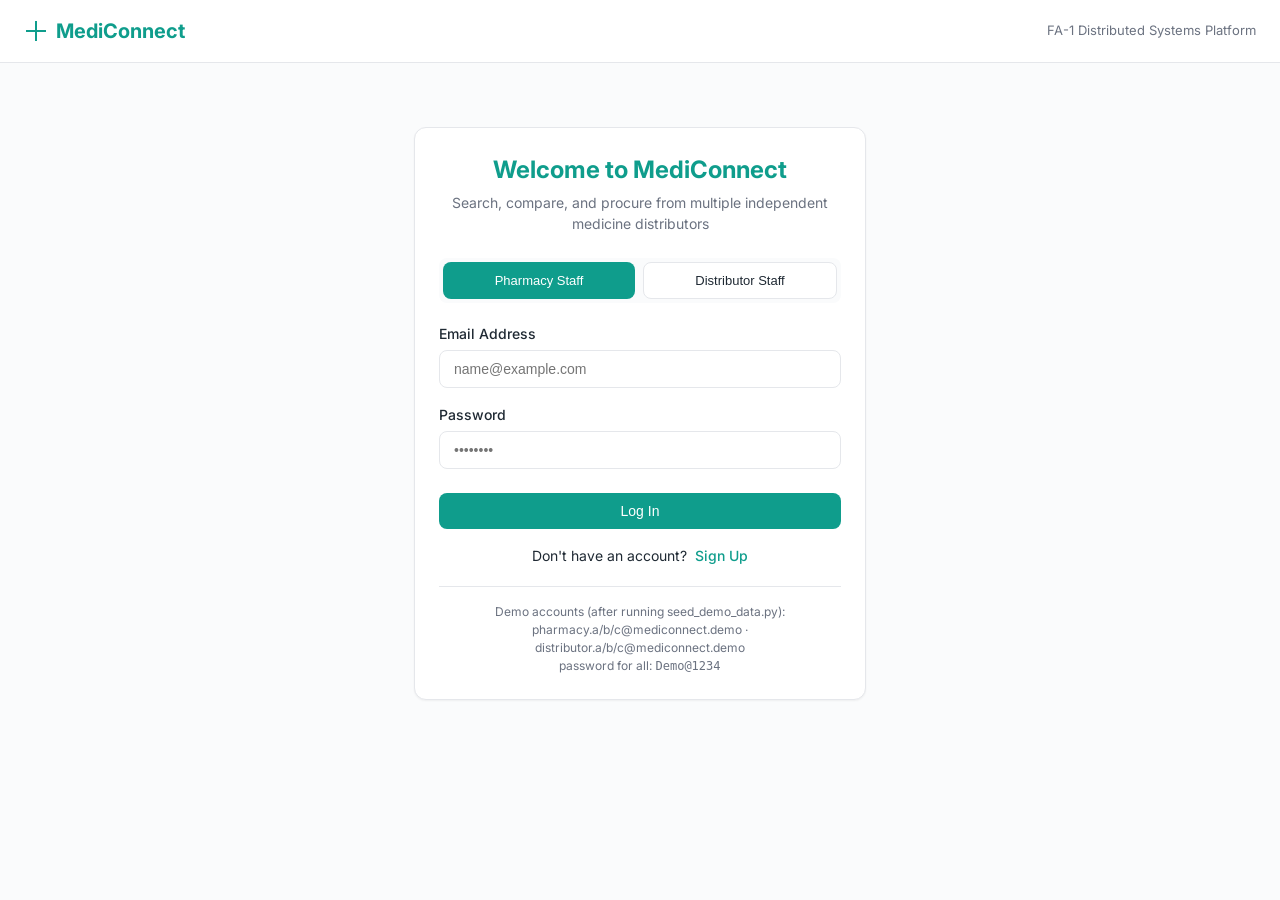
<file: frontend/index.html>
<!DOCTYPE html>
<html lang="en">
<head>
  <meta charset="UTF-8">
  <meta name="viewport" content="width=device-width, initial-scale=1.0">
  <title>MediConnect — Distributed Pharmacy Procurement Network</title>
  <link rel="stylesheet" href="css/design-system.css">
</head>
<body>
  <nav class="navbar">
    <a href="index.html" class="nav-brand">
      <svg width="24" height="24" viewBox="0 0 24 24" fill="none" stroke="currentColor" stroke-width="2"><path d="M12 2v20M2 12h20"/></svg>
      MediConnect
    </a>
    <div class="nav-menu">
      <span style="font-size: 13px; color: var(--text-muted);">FA-1 Distributed Systems Platform</span>
    </div>
  </nav>

  <main class="container" style="max-width: 500px; margin-top: 40px;">
    <div class="card">
      <div style="text-align: center; margin-bottom: 24px;">
        <h1 style="font-size: 24px; font-weight: 700; color: var(--primary);">Welcome to MediConnect</h1>
        <p style="color: var(--text-muted); font-size: 14px; margin-top: 4px;">Search, compare, and procure from multiple independent medicine distributors</p>
      </div>

      <div style="display: flex; gap: 8px; margin-bottom: 20px; background: var(--bg-main); padding: 4px; border-radius: 8px;">
        <button id="tab-pharmacy" class="btn btn-primary" style="flex: 1; font-size: 13px;" onclick="setRole('pharmacy_staff')">Pharmacy Staff</button>
        <button id="tab-distributor" class="btn btn-secondary" style="flex: 1; font-size: 13px;" onclick="setRole('distributor_staff')">Distributor Staff</button>
      </div>

      <div id="alert-box" style="display: none;"></div>

      <form id="auth-form" onsubmit="handleAuth(event)">
        <div id="name-group" class="form-group" style="display: none;">
          <label class="form-label">Full Name</label>
          <input type="text" id="name-input" class="form-input" placeholder="e.g. Asha Kulkarni">
        </div>

        <div id="pharmacy-select-group" class="form-group" style="display: none;">
          <label class="form-label">Select Pharmacy</label>
          <select id="pharmacy-select" class="form-input">
            <option value="PHA001">Pharmacy A (PHA001)</option>
            <option value="PHB002">Pharmacy B (PHB002)</option>
            <option value="PHC003">Pharmacy C (PHC003)</option>
          </select>
        </div>

        <div id="distributor-select-group" class="form-group" style="display: none;">
          <label class="form-label">Select Distributor Node</label>
          <select id="distributor-select" class="form-input">
            <option value="DIS001">HealthMed Distributors (DIS001)</option>
            <option value="DIS002">CareSupply Healthcare (DIS002)</option>
            <option value="DIS003">MediWholesale (DIS003)</option>
            <option value="DIS004">QuickPharma Wholesale (DIS004 — scalability demo)</option>
          </select>
        </div>

        <div class="form-group">
          <label class="form-label">Email Address</label>
          <input type="email" id="email-input" class="form-input" placeholder="name@example.com" required>
        </div>

        <div class="form-group">
          <label class="form-label">Password</label>
          <input type="password" id="password-input" class="form-input" placeholder="••••••••" required>
        </div>

        <button type="submit" id="submit-btn" class="btn btn-primary" style="width: 100%; margin-top: 8px;">
          Log In
        </button>
      </form>

      <div style="text-align: center; margin-top: 16px; font-size: 14px;">
        <span id="toggle-text">Don't have an account?</span>
        <a href="#" id="toggle-link" onclick="toggleMode(event)" style="color: var(--primary); font-weight: 500; text-decoration: none; margin-left: 4px;">Sign Up</a>
      </div>

      <div style="margin-top: 20px; padding-top: 16px; border-top: 1px solid var(--border); font-size: 12px; color: var(--text-muted); text-align: center;">
        Demo accounts (after running seed_demo_data.py): <br>
        pharmacy.a/b/c@mediconnect.demo &middot; distributor.a/b/c@mediconnect.demo<br>
        password for all: <code>Demo@1234</code>
      </div>
    </div>
  </main>

  <script src="js/api.js"></script>
  <script>
    let currentRole = 'pharmacy_staff';
    let isRegisterMode = false;

    function setRole(role) {
      currentRole = role;
      document.getElementById('tab-pharmacy').className = role === 'pharmacy_staff' ? 'btn btn-primary' : 'btn btn-secondary';
      document.getElementById('tab-distributor').className = role === 'distributor_staff' ? 'btn btn-primary' : 'btn btn-secondary';
      document.getElementById('pharmacy-select-group').style.display = (role === 'pharmacy_staff' && isRegisterMode) ? 'block' : 'none';
      document.getElementById('distributor-select-group').style.display = (role === 'distributor_staff' && isRegisterMode) ? 'block' : 'none';
    }

    function toggleMode(e) {
      e.preventDefault();
      isRegisterMode = !isRegisterMode;
      document.getElementById('name-group').style.display = isRegisterMode ? 'block' : 'none';
      setRole(currentRole);
      document.getElementById('submit-btn').textContent = isRegisterMode ? 'Create Account' : 'Log In';
      document.getElementById('toggle-text').textContent = isRegisterMode ? 'Already have an account?' : "Don't have an account?";
      document.getElementById('toggle-link').textContent = isRegisterMode ? 'Log In' : 'Sign Up';
    }

    async function handleAuth(e) {
      e.preventDefault();
      const email = document.getElementById('email-input').value;
      const password = document.getElementById('password-input').value;
      const alertBox = document.getElementById('alert-box');
      alertBox.style.display = 'none';

      try {
        if (isRegisterMode) {
          const name = document.getElementById('name-input').value;
          const pharmacyId = currentRole === 'pharmacy_staff' ? document.getElementById('pharmacy-select').value : null;
          const distributorId = currentRole === 'distributor_staff' ? document.getElementById('distributor-select').value : null;
          const res = await apiFetch('/api/auth/register', {
            method: 'POST',
            body: JSON.stringify({ name, email, password, role: currentRole, pharmacy_id: pharmacyId, distributor_id: distributorId })
          });
          setAuth(res.access_token, { user_id: res.user_id, name: res.name, role: res.role, pharmacy_id: res.pharmacy_id, distributor_id: res.distributor_id });
        } else {
          const res = await apiFetch('/api/auth/login', {
            method: 'POST',
            body: JSON.stringify({ email, password })
          });
          setAuth(res.access_token, { user_id: res.user_id, name: res.name, role: res.role, pharmacy_id: res.pharmacy_id, distributor_id: res.distributor_id });
        }

        const user = getUser();
        if (user.role === 'distributor_staff') {
          window.location.href = '/distributor-dashboard.html';
        } else {
          window.location.href = '/pharmacy-dashboard.html';
        }
      } catch (err) {
        alertBox.className = 'alert alert-error';
        alertBox.textContent = err.message;
        alertBox.style.display = 'block';
      }
    }
  </script>
</body>
</html>
</file>
<file: frontend/css/design-system.css>
@import url('https://fonts.googleapis.com/css2?family=Inter:wght@400;500;600;700&display=swap');

:root {
  --primary: #0F9D8C;
  --primary-dark: #0b7a6d;
  --primary-light: #e6f6f4;
  --accent: #4A90D9;
  --bg-main: #FAFBFC;
  --surface: #FFFFFF;
  --text-main: #1F2933;
  --text-muted: #6B7280;
  --border: #E5E7EB;
  
  --status-avail-bg: #DCFCE7;
  --status-avail-text: #166534;
  --status-low-bg: #FEF3C7;
  --status-low-text: #92400E;
  --status-out-bg: #FEE2E2;
  --status-out-text: #991B1B;
  --status-unavail-bg: #F3F4F6;
  --status-unavail-text: #4B5563;

  --shadow-sm: 0 1px 2px 0 rgba(0, 0, 0, 0.05);
  --shadow-md: 0 4px 6px -1px rgba(0, 0, 0, 0.1), 0 2px 4px -1px rgba(0, 0, 0, 0.06);
  --shadow-lg: 0 10px 15px -3px rgba(0, 0, 0, 0.1), 0 4px 6px -2px rgba(0, 0, 0, 0.05);
}

* {
  margin: 0;
  padding: 0;
  box-sizing: border-box;
}

body {
  font-family: 'Inter', -apple-system, BlinkMacSystemFont, sans-serif;
  background-color: var(--bg-main);
  color: var(--text-main);
  line-height: 1.5;
  min-height: 100vh;
}

.container {
  max-width: 1200px;
  margin: 0 auto;
  padding: 24px;
}

/* Navbar */
.navbar {
  background: var(--surface);
  border-bottom: 1px solid var(--border);
  padding: 16px 24px;
  display: flex;
  justify-content: space-between;
  align-items: center;
  position: sticky;
  top: 0;
  z-index: 50;
}

.nav-brand {
  font-size: 20px;
  font-weight: 700;
  color: var(--primary);
  text-decoration: none;
  display: flex;
  align-items: center;
  gap: 8px;
}

.nav-menu {
  display: flex;
  align-items: center;
  gap: 16px;
}

/* Cards */
.card {
  background: var(--surface);
  border-radius: 12px;
  box-shadow: var(--shadow-sm);
  border: 1px solid var(--border);
  padding: 24px;
  margin-bottom: 24px;
}

.card-title {
  font-size: 18px;
  font-weight: 600;
  margin-bottom: 16px;
}

/* Badges */
.badge {
  display: inline-flex;
  align-items: center;
  gap: 6px;
  padding: 4px 12px;
  border-radius: 9999px;
  font-size: 13px;
  font-weight: 600;
}

.badge-available {
  background: var(--status-avail-bg);
  color: var(--status-avail-text);
}

.badge-low-stock {
  background: var(--status-low-bg);
  color: var(--status-low-text);
}

.badge-out-of-stock {
  background: var(--status-out-bg);
  color: var(--status-out-text);
}

.badge-unavailable {
  background: var(--status-unavail-bg);
  color: var(--status-unavail-text);
}

/* Buttons */
.btn {
  display: inline-flex;
  align-items: center;
  justify-content: center;
  gap: 8px;
  padding: 10px 18px;
  border-radius: 8px;
  font-size: 14px;
  font-weight: 500;
  cursor: pointer;
  border: none;
  transition: all 0.2s;
  text-decoration: none;
}

.btn-primary {
  background: var(--primary);
  color: white;
}
.btn-primary:hover {
  background: var(--primary-dark);
}

.btn-secondary {
  background: var(--surface);
  border: 1px solid var(--border);
  color: var(--text-main);
}
.btn-secondary:hover {
  background: var(--bg-main);
}

.btn-danger {
  background: #EF4444;
  color: white;
}
.btn-danger:hover {
  background: #DC2626;
}

.btn:disabled {
  opacity: 0.5;
  cursor: not-allowed;
}

/* Forms */
.form-group {
  margin-bottom: 16px;
}

.form-label {
  display: block;
  font-size: 14px;
  font-weight: 500;
  margin-bottom: 6px;
  color: var(--text-main);
}

.form-input {
  width: 100%;
  padding: 10px 14px;
  border-radius: 8px;
  border: 1px solid var(--border);
  font-size: 14px;
  background: var(--surface);
  transition: border-color 0.2s;
}
.form-input:focus {
  outline: none;
  border-color: var(--primary);
  box-shadow: 0 0 0 3px var(--primary-light);
}

/* Grids */
.grid-2 {
  display: grid;
  grid-template-columns: repeat(2, 1fr);
  gap: 20px;
}

.grid-3 {
  display: grid;
  grid-template-columns: repeat(3, 1fr);
  gap: 20px;
}

@media (max-width: 768px) {
  .grid-2, .grid-3 {
    grid-template-columns: 1fr;
  }
}

/* Tables */
.table-container {
  overflow-x: auto;
}

.table {
  width: 100%;
  border-collapse: collapse;
  text-align: left;
}

.table th, .table td {
  padding: 12px 16px;
  border-bottom: 1px solid var(--border);
}

.table th {
  background: var(--bg-main);
  font-weight: 600;
  font-size: 13px;
  color: var(--text-muted);
}

/* Stat Card */
.stat-card {
  background: var(--surface);
  border: 1px solid var(--border);
  border-radius: 12px;
  padding: 20px;
}
.stat-value {
  font-size: 28px;
  font-weight: 700;
  color: var(--primary);
  margin-top: 4px;
}

/* Alert & Toast */
.alert {
  padding: 12px 16px;
  border-radius: 8px;
  font-size: 14px;
  margin-bottom: 16px;
}
.alert-error {
  background: var(--status-out-bg);
  color: var(--status-out-text);
}
.alert-success {
  background: var(--status-avail-bg);
  color: var(--status-avail-text);
}

/* WebRTC Call Styles */
.call-container {
  display: flex;
  flex-direction: column;
  height: 85vh;
  background: #111827;
  border-radius: 16px;
  overflow: hidden;
}

.video-grid {
  flex: 1;
  display: grid;
  grid-template-columns: 1fr 1fr;
  gap: 16px;
  padding: 16px;
}

@media (max-width: 768px) {
  .video-grid {
    grid-template-columns: 1fr;
    grid-template-rows: 1fr 1fr;
  }
}

.video-box {
  position: relative;
  background: #1F2937;
  border-radius: 12px;
  overflow: hidden;
  display: flex;
  align-items: center;
  justify-content: center;
}

.video-box video {
  width: 100%;
  height: 100%;
  object-fit: cover;
}

.video-label {
  position: absolute;
  bottom: 12px;
  left: 12px;
  background: rgba(0, 0, 0, 0.6);
  color: white;
  padding: 4px 10px;
  border-radius: 6px;
  font-size: 12px;
}

.call-controls {
  background: #1F2937;
  padding: 16px;
  display: flex;
  justify-content: center;
  gap: 16px;
}

/* Generic grid + additional badge variants + stat label (B2B dashboards) */
.grid {
  display: grid;
}

@media (max-width: 900px) {
  .grid[style*="repeat(5"], .grid[style*="repeat(4"] {
    grid-template-columns: repeat(2, 1fr) !important;
  }
  .grid[style*="1.1fr 1.5fr"] {
    grid-template-columns: 1fr !important;
  }
}

.stat-label {
  font-size: 12px;
  font-weight: 600;
  color: var(--text-muted);
  text-transform: uppercase;
  letter-spacing: 0.03em;
}

.badge-success { background: var(--status-avail-bg); color: var(--status-avail-text); }
.badge-warning { background: var(--status-low-bg); color: var(--status-low-text); }
.badge-danger  { background: var(--status-out-bg); color: var(--status-out-text); }
.badge-muted   { background: var(--status-unavail-bg); color: var(--status-unavail-text); }
.badge-info    { background: #DBEAFE; color: #1E40AF; }

.card-header-row {
  display: flex;
  justify-content: space-between;
  align-items: center;
  margin-bottom: 12px;
}

/* Notification dropdown */
.notification-wrap { position: relative; }
.notification-bell { position: relative; min-width: 42px; padding: 8px 10px; }
.notification-count {
  position: absolute; top: -6px; right: -6px; min-width: 19px; height: 19px;
  padding: 0 5px; border-radius: 999px; background: #EF4444; color: #fff;
  font-size: 11px; font-weight: 700; display: none; align-items: center; justify-content: center;
  border: 2px solid var(--surface);
}
.notification-panel {
  display: none; position: absolute; right: 0; top: calc(100% + 10px); width: 360px;
  max-height: 430px; overflow-y: auto; background: var(--surface); border: 1px solid var(--border);
  border-radius: 12px; box-shadow: var(--shadow-lg); z-index: 200;
}
.notification-panel.open { display: block; }
.notification-panel-header {
  position: sticky; top: 0; background: var(--surface); padding: 13px 14px;
  border-bottom: 1px solid var(--border); display: flex; align-items: center; justify-content: space-between;
}
.notification-item { padding: 12px 14px; border-bottom: 1px solid var(--border); font-size: 13px; }
.notification-item.unread { background: var(--primary-light); }
.notification-time { color: var(--text-muted); font-size: 11px; margin-top: 4px; }
.notification-empty { padding: 24px 14px; color: var(--text-muted); font-size: 13px; text-align: center; }
</file>
